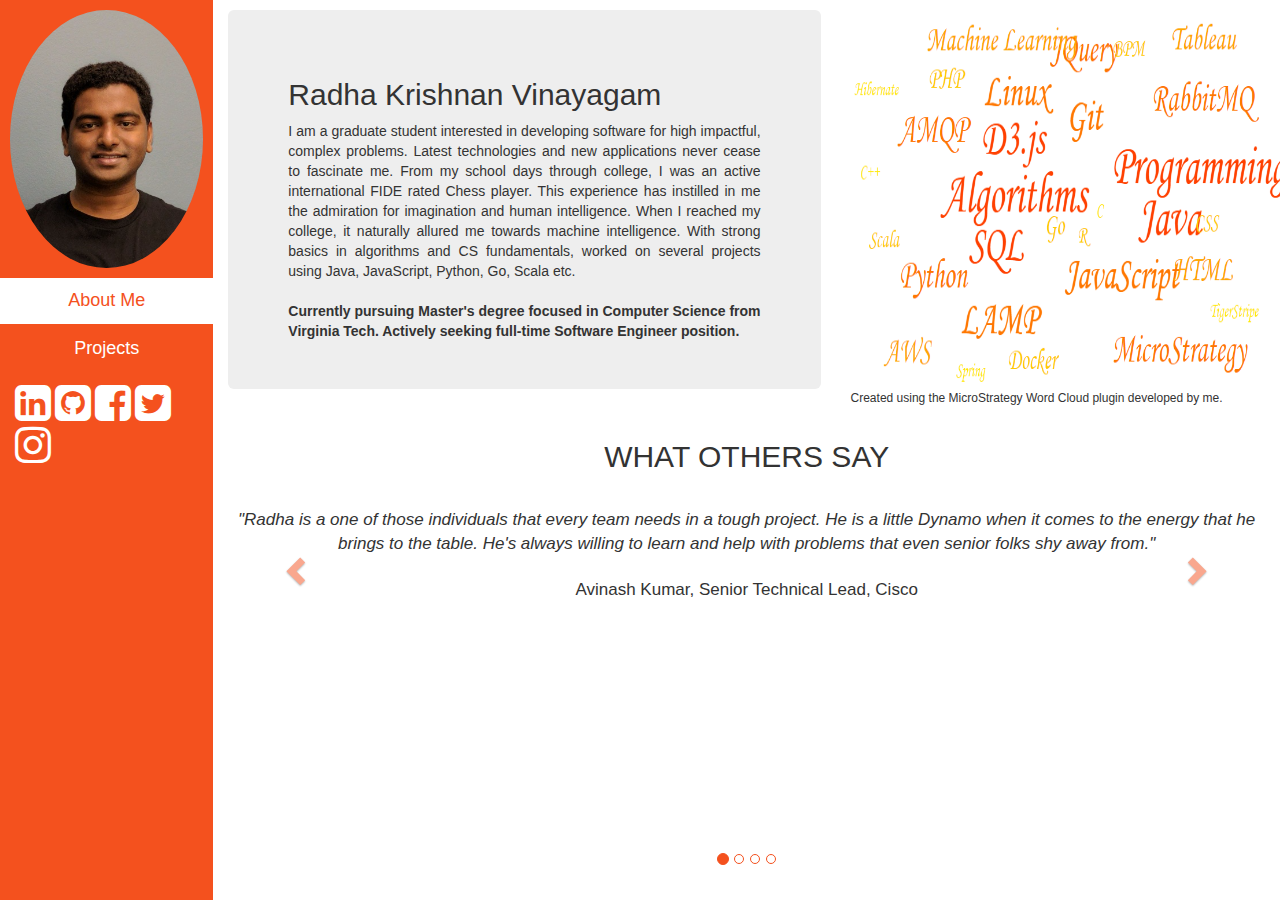
<file: index.html>
<!DOCTYPE html>
<!--
To change this license header, choose License Headers in Project Properties.
To change this template file, choose Tools | Templates
and open the template in the editor.
-->
<html>
    <head>
        <title>Welcome | RK</title>
        <meta charset="UTF-8">
        <meta name="viewport" content="width=device-width, initial-scale=1">
        <link rel="stylesheet" href="https://maxcdn.bootstrapcdn.com/bootstrap/3.3.7/css/bootstrap.min.css">
        <script src="https://ajax.googleapis.com/ajax/libs/jquery/3.1.1/jquery.min.js"></script>
        <script src="https://maxcdn.bootstrapcdn.com/bootstrap/3.3.7/js/bootstrap.min.js"></script>
        <link rel="stylesheet" href="https://cdnjs.cloudflare.com/ajax/libs/font-awesome/4.7.0/css/font-awesome.min.css">
        <link rel="stylesheet" href="site.css">
    </head>
    <body>
        <div id="main-content" class="container-fluid">
            <div id="main-row" class="row">
                <div class="col-sm-2">
                    <!--center><h2 id="logo"> RK </h2></center-->
                    <center><img id="profile-pic" src="profilepic.png" class="img-responsive img-circle img-rounded margin" style="display:inline" alt="RK" height="230" width="230"/></center>
                    <ul class="nav nav-pills nav-stacked">
                        <li class="active"><a href="index.html">About Me</a></li>
                        <li><a href="projects.html">Projects</a></li>
                    </ul>
                    <div id="icons-panel">
                        <a href="https://www.linkedin.com/in/imradhakrishnan" target="_blank"><i class="fa fa-linkedin-square icons"></i></a>
                        <a href="https://github.com/imradhakrishnan" target="_blank"><i class="fa fa-github-square icons"></i></a>
                        <a href="https://www.facebook.com/radhakrishnanvinayagam" target="_blank"><i class="fa fa-facebook-square icons"></i></a>
                        <a href="https://twitter.com/imradhakrishnan" target="_blank"><i class="fa fa-twitter-square icons"></i></a>
                        <a href="https://www.instagram.com/imradhakrishnan/" target="_blank"><i class="fa fa-instagram icons"></i></a>
                    </div>
                </div>   
                <div class="col-sm-10">
                    <div id="inner-row1" class="row">
                        <div class="col-sm-7">
                            <div class="jumbotron text-justify">
                                <h2>Radha Krishnan Vinayagam</h2>
                                I am a graduate student interested in developing software for high impactful, complex problems. 
                                Latest technologies and new applications never cease to fascinate me. 
                                From my school days through college, I was an active international FIDE rated Chess player. 
                                This experience has instilled in me the admiration for imagination and human intelligence.
                                When I reached my college, it naturally allured me towards machine intelligence.
                                With strong basics in algorithms and CS fundamentals, worked on several projects using Java, JavaScript, Python, Go, Scala etc. 
                                <br><br>
                                <b>Currently pursuing Master's degree focused in Computer Science from Virginia Tech. 
                                    Actively seeking full-time Software Engineer position.</b>
                            </div>
                        </div>
                        <div class="col-sm-3">
                            <figure>
                                <img class="img-rounded" src="SkillsCloudV3.PNG" alt="RK" height="380" width="440">
                                <figcaption> Created using the MicroStrategy Word Cloud plugin developed by me. </figcaption>
                            </figure>
                        </div>
                    </div>
                    <div id="inner-row2" class="row">
                        <center><h2>WHAT OTHERS SAY</h2></center>
                        <div id="recommendations" class="Carousel slide text-center" data-ride="carousel">
                            <!-- indicators-->
                            <ol class="carousel-indicators">
                                <li data-target="#recommendations" data-slide-to="0" class="active" onclick="$('#recommendations').carousel(0)"></li>
                                <li data-target="#recommendations" data-slide-to="1" onclick="$('#recommendations').carousel(1)"></li>
                                <li data-target="#recommendations" data-slide-to="2" onclick="$('#recommendations').carousel(2)"></li>
                                <li data-target="#recommendations" data-slide-to="2" onclick="$('#recommendations').carousel(3)"></li>
                            </ol>
                            <div class="carousel-inner" role="listbox">
                                <div class="item active">
                                    <h4> "Radha is a one of those individuals that every team needs in a tough project. He is a little Dynamo when it comes to the energy that he brings to the table. 
                                        He's always willing to learn and help with problems that even senior folks shy away from."
                                        <br><br><span style="font-style:normal;">Avinash Kumar, Senior Technical Lead, Cisco</span>
                                    </h4>
                                </div>
                                <div class="item">
                                  <h4>"Radha is a very proactive and talented professional. During his participation in the internship program, Radha went above and beyond the program expectations, delivering a lot of value and ideas for the product to be better. 
                                      It was a great experience working with him."
                                      <br><br><span style="font-style:normal;">Jose Manuel Silva, Sales Engineer, Splunk</span>
                                  </h4>
                                </div>
                                <div class="item">
                                  <h4>"Radha is very smart engineer that was very engaged in his internship. He was very collaborative with our team and other teams, and produce great work in developing the D3 visualizations.
                                      He is open to learn and to accept new challenges. We will be happy to have him back."
                                      <br><br><span style="font-style:normal;">Christophe Touret, Software Engineer, MicroStrategy</span>
                                  </h4>
                                </div>
                                <div class="item">
                                  <h4>"Radha worked in my team at Ford. His knowledge levels are extremely good. Really amazed with his technical skills.
                                      He learnt BPM real quick and started delivering efficiently within less span. His knowledge in Mobile Apps is really appreciable. I recommend him as a great asset to any team."
                                      <br><br><span style="font-style:normal;">Kathyayani Katari, IBM BPM Lead Developer and Project Lead, Ford Motor Company</span>
                                  </h4>
                                </div>
                                <!-- Left and right controls -->
                                <br>
                                <a class="left carousel-control" href="#recommendations" role="button" data-slide="prev" onclick="$('#recommendations').carousel('prev')">
                                  <span class="glyphicon glyphicon-chevron-left" aria-hidden="true"></span>
                                  <span class="sr-only">Previous</span>
                                </a>
                                    <a class="right carousel-control" href="#recommendations" role="button" data-slide="next" onclick="$('#recommendations').carousel('prev')">
                                  <span class="glyphicon glyphicon-chevron-right" aria-hidden="true"></span>
                                  <span class="sr-only">Next</span>
                                </a>
                            </div>
                        </div>
                    </div>
                </div>
            </div>
        </div>
    </body>
</html>
</file>
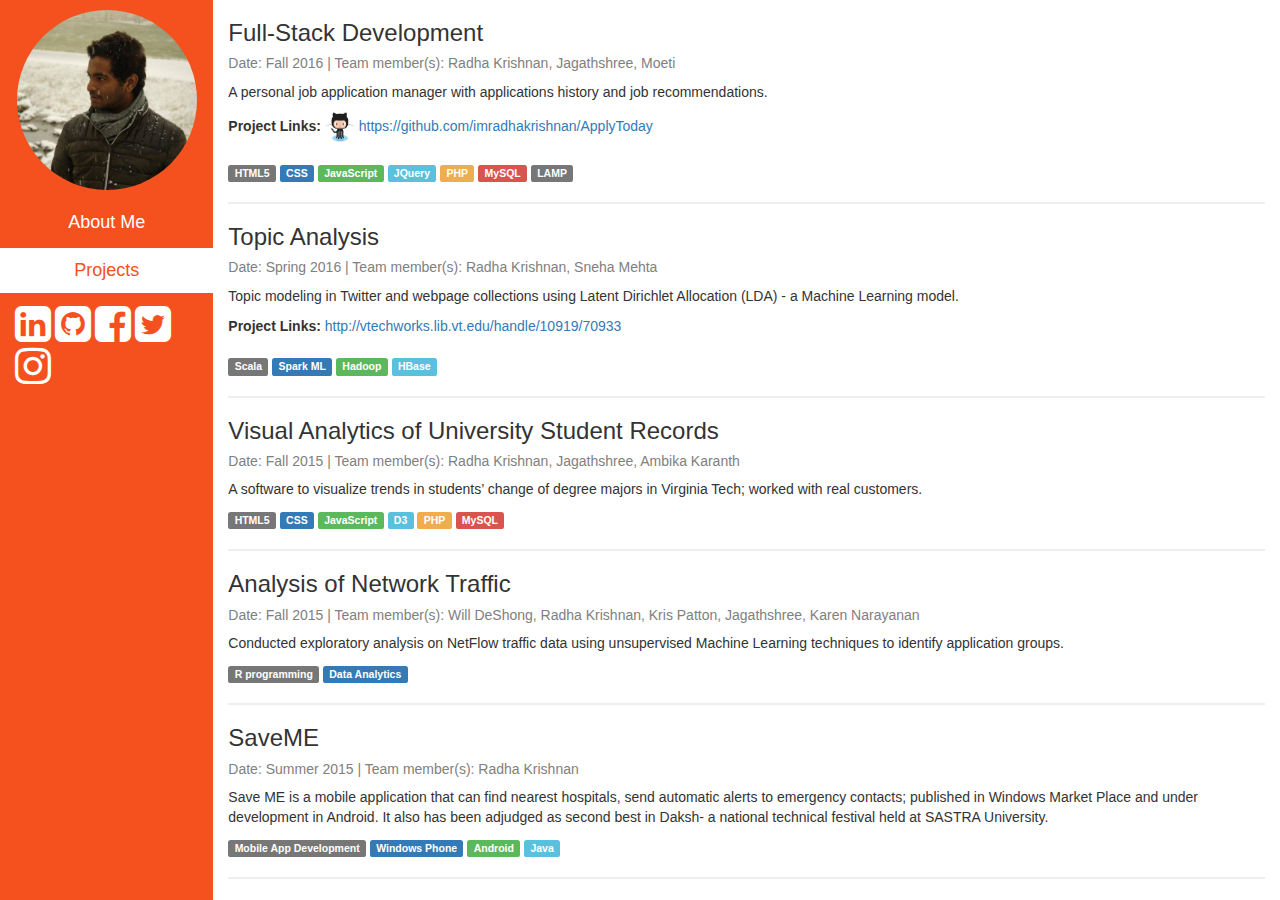
<file: projects.html>
<!DOCTYPE html>
<!--
To change this license header, choose License Headers in Project Properties.
To change this template file, choose Tools | Templates
and open the template in the editor.
-->
<html>
    <head>
        <title>Projects | RK</title>
        <meta charset="UTF-8">
        <meta name="viewport" content="width=device-width, initial-scale=1">
        <link rel="stylesheet" href="https://maxcdn.bootstrapcdn.com/bootstrap/3.3.7/css/bootstrap.min.css">
        <script src="https://ajax.googleapis.com/ajax/libs/jquery/3.1.1/jquery.min.js"></script>
        <script src="https://maxcdn.bootstrapcdn.com/bootstrap/3.3.7/js/bootstrap.min.js"></script>
        <link rel="stylesheet" href="https://cdnjs.cloudflare.com/ajax/libs/font-awesome/4.7.0/css/font-awesome.min.css">
        <link rel="stylesheet" href="site.css">
    </head>
    <body>
        <div id="main-content" class="container-fluid">
            <div id="main-row" class="row">
                <div class="col-sm-2">
                    <!--center><h2 id="logo"> RK </h2></center-->
                    <center><img id="profile-pic" src="profile_pic.jpg" class="img-responsive img-circle margin" style="display:inline" alt="RK" width="200" height="200" /></center>
                    <ul class="nav nav-pills nav-stacked">
                        <li><a href="index.html">About Me</a></li>
                        <li class="active"><a href="projects.html">Projects</a></li>
                    </ul>
                    <div id="icons-panel">
                        <a href="https://www.linkedin.com/in/imradhakrishnan" target="_blank"><i class="fa fa-linkedin-square icons"></i></a>
                        <a href="https://github.com/imradhakrishnan" target="_blank"><i class="fa fa-github-square icons"></i></a>
                        <a href="https://www.facebook.com/radhakrishnanvinayagam" target="_blank"><i class="fa fa-facebook-square icons"></i></a>
                        <a href="https://twitter.com/imradhakrishnan" target="_blank"><i class="fa fa-twitter-square icons"></i></a>
                        <a href="https://www.instagram.com/imradhakrishnan/" target="_blank"><i class="fa fa-instagram icons"></i></a>
                    </div>
                </div>   
                <div class="col-sm-10">
                    <div class="project">
                        <h3> Full-Stack Development </h3>
                        <h5 id="sub-text"> Date: Fall 2016 | Team member(s): Radha Krishnan, Jagathshree, Moeti </h5>
                        <p>  A personal job application manager with applications history and job recommendations. </p>
                        <b> Project Links:</b> <img width="30" height="30" src="Octocat.png"/> <a href= "https://github.com/imradhakrishnan/ApplyToday"> https://github.com/imradhakrishnan/ApplyToday </a> <br><br>
                        <span class="label label-default">HTML5</span>
                        <span class="label label-primary">CSS</span>
                        <span class="label label-success">JavaScript</span>
                        <span class="label label-info">JQuery</span>
                        <span class="label label-warning">PHP</span>
                        <span class="label label-danger">MySQL</span>
                        <span class="label label-default">LAMP</span>
                        <hr>
                    </div>
                    <div class="project">
                        <h3> Topic Analysis </h3>
                        <h5 id="sub-text"> Date: Spring 2016 | Team member(s): Radha Krishnan, Sneha Mehta </h5>
                        <p> Topic modeling in Twitter and webpage collections using Latent Dirichlet Allocation (LDA) - a Machine Learning model. </p>
                        <b> Project Links: </b> <a href= "http://vtechworks.lib.vt.edu/handle/10919/70933"> http://vtechworks.lib.vt.edu/handle/10919/70933 </a> <br><br>
                        <span class="label label-default">Scala</span>
                        <span class="label label-primary">Spark ML</span>
                        <span class="label label-success">Hadoop</span>
                        <span class="label label-info">HBase</span>
                        <hr>
                    </div>
                    <div class="project">
                        <h3> Visual Analytics of University Student Records </h3>
                        <h5 id="sub-text"> Date: Fall 2015 | Team member(s): Radha Krishnan, Jagathshree, Ambika Karanth </h5>
                        <p> A software to visualize trends in students’ change of degree majors in Virginia Tech; worked with real customers. </p>
                        <!-- <b> Project Links: </b> <a href= "http://vtechworks.lib.vt.edu/handle/10919/70933"> http://vtechworks.lib.vt.edu/handle/10919/70933 </a> <br><br> -->
                        <span class="label label-default">HTML5</span>
                        <span class="label label-primary">CSS</span>
                        <span class="label label-success">JavaScript</span>
                        <span class="label label-info">D3</span>
                        <span class="label label-warning">PHP</span>
                        <span class="label label-danger">MySQL</span>
                        <hr>
                    </div>
                    <div class="project">
                        <h3> Analysis of Network Traffic </h3>
                        <h5 id="sub-text"> Date: Fall 2015 | Team member(s): Will DeShong, Radha Krishnan, Kris Patton, Jagathshree, Karen Narayanan </h5>
                        <p> Conducted exploratory analysis on NetFlow traffic data using unsupervised Machine Learning techniques to identify application groups. </p>
                        <!-- <b> Project Links: </b> <a href= "http://vtechworks.lib.vt.edu/handle/10919/70933"> http://vtechworks.lib.vt.edu/handle/10919/70933 </a> <br><br> -->
                        <span class="label label-default">R programming</span>
                        <span class="label label-primary">Data Analytics</span>
                        <hr>
                    </div>
                    <div class="project">
                        <h3> SaveME </h3>
                        <h5 id="sub-text"> Date: Summer 2015 | Team member(s): Radha Krishnan</h5>
                        <p> Save ME is a mobile application that can find nearest hospitals, send automatic alerts to
                        emergency contacts; published in Windows Market Place and under development in Android. It also has been adjudged as second best in Daksh- a national technical festival held at SASTRA University. </p>
                        <!-- <b> Project Links: </b> <a href= "http://vtechworks.lib.vt.edu/handle/10919/70933"> http://vtechworks.lib.vt.edu/handle/10919/70933 </a> <br><br> -->
                        <span class="label label-default">Mobile App Development</span>
                        <span class="label label-primary">Windows Phone</span>
                        <span class="label label-success">Android</span>
                        <span class="label label-info">Java</span>
                        <hr>
                    </div>
                </div>
            </div>
        </div>
    </body>
</html>
</file>
<file: site.css>
/*
To change this license header, choose License Headers in Project Properties.
To change this template file, choose Tools | Templates
and open the template in the editor.
*/
/* 
    Created on : Jan 10, 2017, 7:35:30 AM
    Author     : vrk19
*/

html, body, .container-fluid{
    height: 100%;
    overflow: auto;
}
figcaption {
    font-size: 12px;
    height: 30px;
    width: 400px;
    display: block;
}

#main-content{
   margin: 0;
   padding: 0;
   width: 100%;
}

#main-row{
    width: 100%;
    height: 100%;
    margin: 0;
    background-color: #f4511e;
    overflow: auto;
}

#profile-pic{
    padding: 10px 10px 10px 10px;
}

.col-sm-2{
    background-color: #f4511e;
    margin: 0;
    padding: 0;
    height: 100%;
}

.col-sm-10{
    background-color: white;
    min-height: 100%;
    height: auto;
}

#inner-row1{
    margin-top: 1%;
}
.nav li a{
    text-align: center;
    color: white;
    font-size: 18px;
    font-style: bold;
}

.nav-pills li.active a, .nav li a:hover{
    color: #f4511e;
    background-color: white;
}
.active{
    background-color: white;
}

hr{
    border-top: 2px solid #eee;
}

#sub-text{
    color: gray;
}

.carousel-control.right, .carousel-control.left {
      background-image: none;
      color: #f4511e;
}

.carousel-indicators li {
      border-color: #f4511e;
}

.carousel-indicators li.active {
      background-color: #f4511e;
}

.item h4 {
      font-size: 17px;
      line-height: 1.375em;
      font-weight: 400;
      font-style: italic;
      margin: 20px 0;
      padding: 5px 5px 5px 5px;
}

.item span {
      font-style: normal;
}

#logo{
    font-size: 30px;
    color: white;
    font-weight: bold;
}

.icons{
    font-size:42px;
    color: white;
}

#icons-panel{
    padding: 10px 10px 10px 15px;
}
</file>
